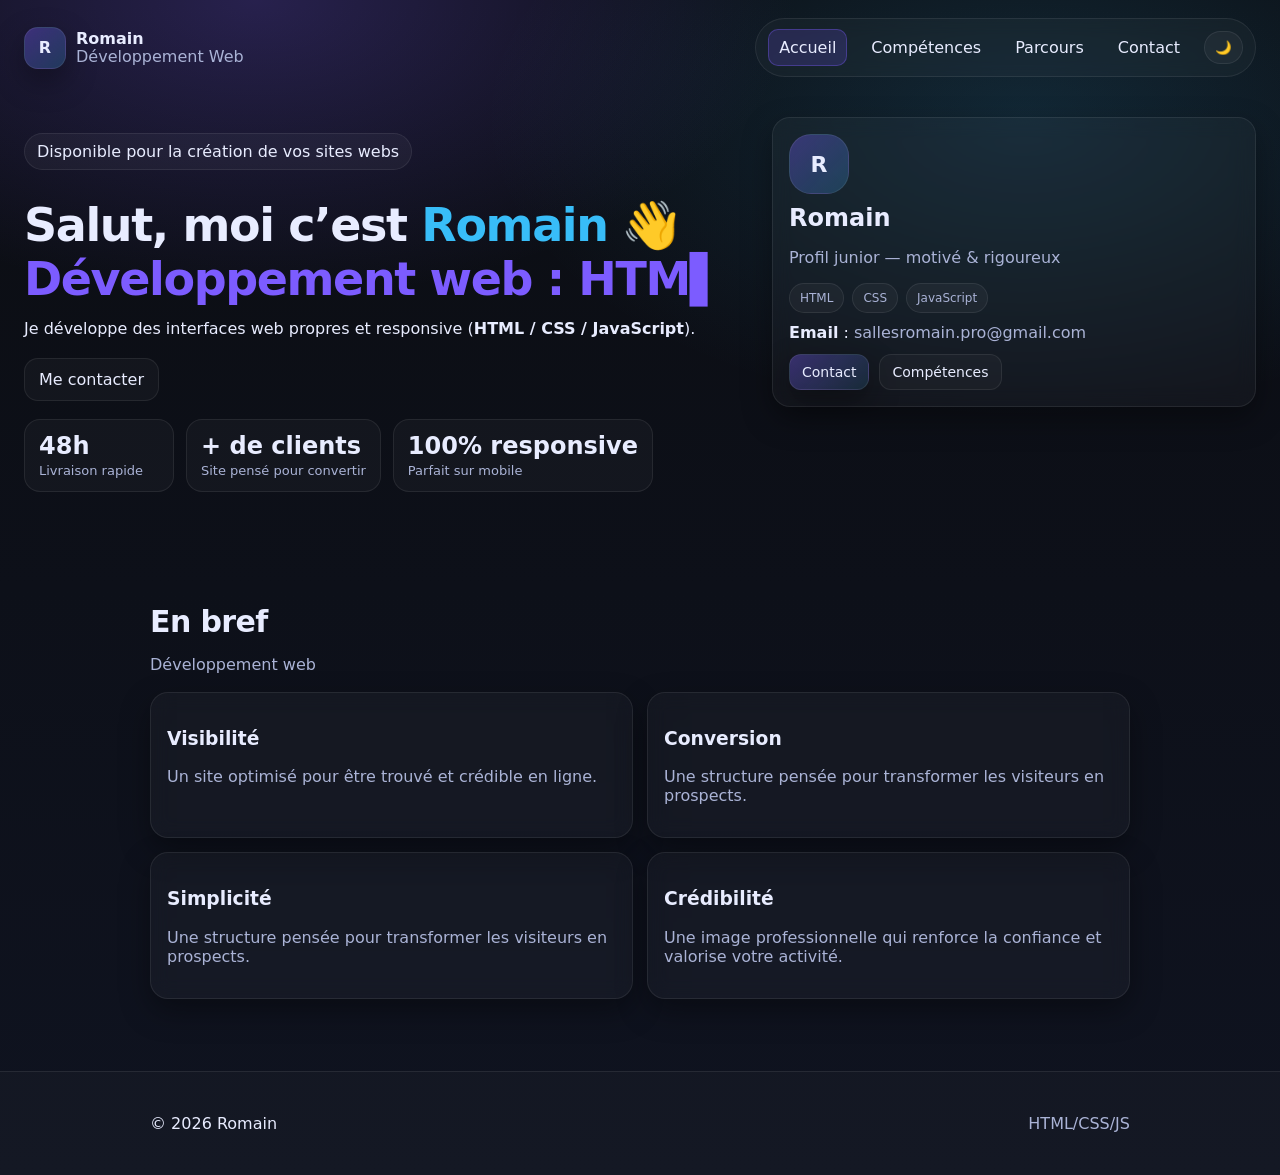
<file: index.html>
<!doctype html>
<html lang="fr">

<head>
    <meta charset="utf-8" />
    <meta name="viewport" content="width=device-width, initial-scale=1" />
    <title>Romain | Développement Web</title>
    <meta name="description" content="Romain, développeur web junior." />
    <link rel="stylesheet" href="style.css" />
    <meta name="google-site-verification" content="n3vvCYm-6M1Mo3oB4KgqXVnfuLPUAlCw2Xf8C5c_Br8" />
</head>

<body>
    <a class="skip" href="#main">Aller au contenu</a>

    <header class="header" id="top">
        <!-- ✅ L’écart sur les côtés UNIQUEMENT EN HAUT -->
        <div class="header-inner">
            <nav class="nav">
                <a class="brand" href="index.html" aria-label="Accueil">
                    <span class="logo">R</span>
                    <div class="brand-text">
                        <strong>Romain</strong>
                        <span class="muted">Développement Web</span>
                    </div>
                </a>

                <button class="nav-toggle" id="navToggle" aria-expanded="false" aria-controls="navLinks">
                    <span class="sr-only">Ouvrir le menu</span> ☰
                </button>

                <div class="nav-links" id="navLinks">
                    <a class="active" href="index.html">Accueil</a>
                    <a href="competences.html">Compétences</a>
                    <a href="parcours.html">Parcours</a>
                    <a href="contact.html">Contact</a>
                    <button class="theme-btn" id="themeBtn" type="button" aria-pressed="false"
                        title="Changer le thème">🌙</button>
                </div>
            </nav>

            <div class="hero">
                <div class="hero-left">
                    <p class="badge">Disponible pour la création de vos sites webs</p>

                    <h1>
                        Salut, moi c’est <span class="accent">Romain</span> 👋<br />
                        <span class="typing" id="typing"></span>
                    </h1>

                    <p class="lead">
                        Je développe des interfaces web propres et responsive (<strong>HTML / CSS /
                            JavaScript</strong>).
                    </p>

                    <div class="hero-cta">
                        <a class="btn ghost" href="contact.html">Me contacter</a>
                    </div>

                    <div class="stats">
                        <div class="stat">
                            <span class="stat-num" data-count="48" data-suffix="h">0</span>
                            <span class="stat-label">Livraison rapide</span>
                        </div>
                        <div class="stat">
                            <span class="stat-num">+ de clients</span>
                            <span class="stat-label">Site pensé pour convertir</span>
                        </div>
                        <div class="stat">
                            <span class="stat-num" data-count="100" data-suffix="% responsive">0</span>
                            <span class="stat-label">Parfait sur mobile</span>
                        </div>
                    </div>
                </div>

                <div class="hero-right">
                    <div class="card profile">
                        <div class="avatar" aria-hidden="true">R</div>
                        <div>
                            <h2 class="card-title">Romain</h2>
                            <p class="muted">Profil junior — motivé & rigoureux</p>
                        </div>

                        <div class="chips">
                            <span class="chip">HTML</span>
                            <span class="chip">CSS</span>
                            <span class="chip">JavaScript</span>
                        </div>

                        <div class="mini">
                            <p><strong>Email</strong> : <span class="muted">sallesromain.pro@gmail.com</span></p>
                        </div>

                        <div class="card-actions">
                            <a class="btn small" href="contact.html">Contact</a>
                            <a class="btn small ghost" href="competences.html">Compétences</a>
                        </div>
                    </div>
                </div>
            </div>
        </div><!-- /header-inner -->
    </header>

    <!-- Petit contenu (optionnel mais propre) -->
    <main id="main">
        <section class="section">
            <div class="container">
                <div class="section-head">
                    <h2>En bref</h2>
                    <p class="muted">Développement web</p>
                </div>

                <div class="grid two">
                    <div class="card">
                        <h3>Visibilité</h3>
                        <p class="muted">
                            Un site optimisé pour être trouvé et crédible en ligne.
                        </p>
                    </div>
                    <div class="card">
                        <h3>Conversion</h3>
                        <p class="muted">
                            Une structure pensée pour transformer les visiteurs en prospects.
                        </p>
                    </div>
                    <div class="card">
                        <h3>Simplicité</h3>
                        <p class="muted">
                            Une structure pensée pour transformer les visiteurs en prospects.
                        </p>
                    </div>
                    <div class="card">
                        <h3>Crédibilité</h3>
                        <p class="muted">
                            Une image professionnelle qui renforce la confiance et valorise votre activité.
                        </p>
                    </div>
                </div>
            </div>
        </section>
    </main>

    <footer class="footer">
        <div class="container footer-row">
            <p>© <span id="year"></span> Romain</p>
            <p class="muted">HTML/CSS/JS</p>
        </div>
    </footer>

    <script src="script.js"></script>
</body>



</html>
</file>
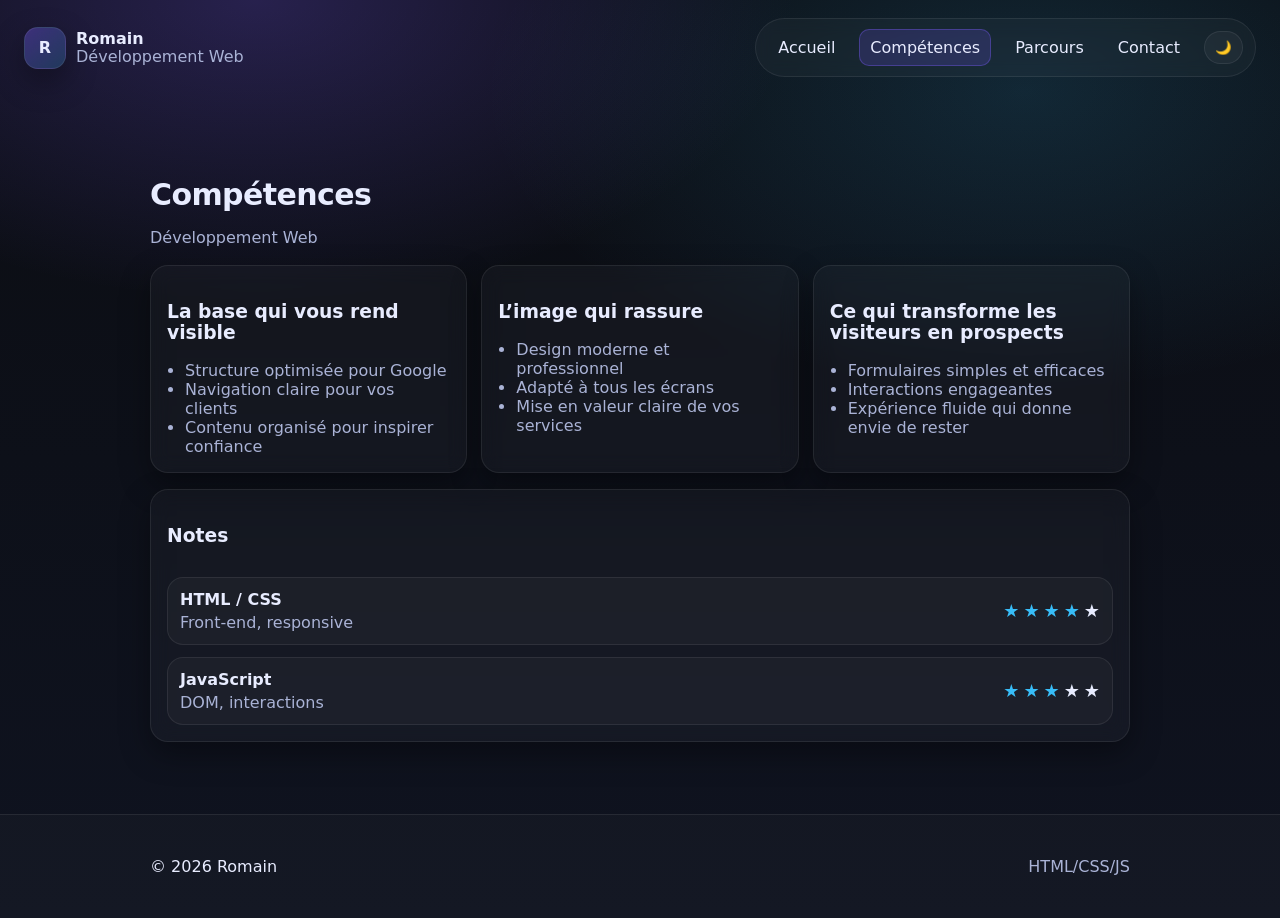
<file: competences.html>
<!doctype html>
<html lang="fr">

<head>
  <meta charset="utf-8" />
  <meta name="viewport" content="width=device-width, initial-scale=1" />
  <title>Romain — Compétences</title>
  <meta name="description" content="Compétences : dev web." />
  <link rel="stylesheet" href="style.css" />
</head>

<body>
  <a class="skip" href="#main">Aller au contenu</a>

  <header class="header header-compact">
    <div class="header-inner">
      <nav class="nav">
        <a class="brand" href="index.html" aria-label="Accueil">
          <span class="logo">R</span>
          <div class="brand-text">
            <strong>Romain</strong>
            <span class="muted">Développement Web</span>
          </div>
        </a>

        <button class="nav-toggle" id="navToggle" aria-expanded="false" aria-controls="navLinks">
          <span class="sr-only">Ouvrir le menu</span> ☰
        </button>

        <div class="nav-links" id="navLinks">
          <a href="index.html">Accueil</a>
          <a class="active" href="competences.html">Compétences</a>
          <a href="parcours.html">Parcours</a>
          <a href="contact.html">Contact</a>
          <button class="theme-btn" id="themeBtn" type="button" aria-pressed="false"
            title="Changer le thème">🌙</button>
        </div>
      </nav>
    </div>
  </header>

  <main id="main">
    <section class="section">
      <div class="container">
        <div class="section-head">
          <h2>Compétences</h2>
          <p class="muted">Développement Web</p>
        </div>

        <div class="grid three">
          <div class="card">
            <h3>La base qui vous rend visible</h3>
            <ul class="list">
              <li>Structure optimisée pour Google</li>
              <li>Navigation claire pour vos clients</li>
              <li>Contenu organisé pour inspirer confiance</li>
            </ul>
          </div>
          <div class="card">
            <h3>L’image qui rassure</h3>
            <ul class="list">
              <li>Design moderne et professionnel</li>
              <li>Adapté à tous les écrans</li>
              <li>Mise en valeur claire de vos services</li>
            </ul>
          </div>
          <div class="card">
            <h3>Ce qui transforme les visiteurs en prospects</h3>
            <ul class="list">
              <li>Formulaires simples et efficaces</li>
              <li>Interactions engageantes</li>
              <li>Expérience fluide qui donne envie de rester</li>
            </ul>
          </div>
        </div>
        <p></p>

        <div class="card ratings">
          <h3>Notes</h3>

          <div class="rating-row">
            <div class="rating-left">
              <strong>HTML / CSS</strong>
              <span class="muted">Front-end, responsive</span>
            </div>
            <div class="stars" aria-label="HTML/CSS : 4 sur 5">
              <span class="on">★</span><span class="on">★</span><span class="on">★</span><span
                class="on">★</span><span>★</span>
            </div>
          </div>

          <div class="rating-row">
            <div class="rating-left">
              <strong>JavaScript</strong>
              <span class="muted">DOM, interactions</span>
            </div>
            <div class="stars" aria-label="JavaScript : 3 sur 5">
              <span class="on">★</span><span class="on">★</span><span class="on">★</span><span>★</span><span>★</span>
            </div>
          </div>
        </div>

      </div>
    </section>
  </main>

  <footer class="footer">
    <div class="container footer-row">
      <p>© <span id="year"></span> Romain</p>
      <p class="muted">HTML/CSS/JS</p>
    </div>
  </footer>

  <script src="script.js"></script>
</body>

</html>
</file>
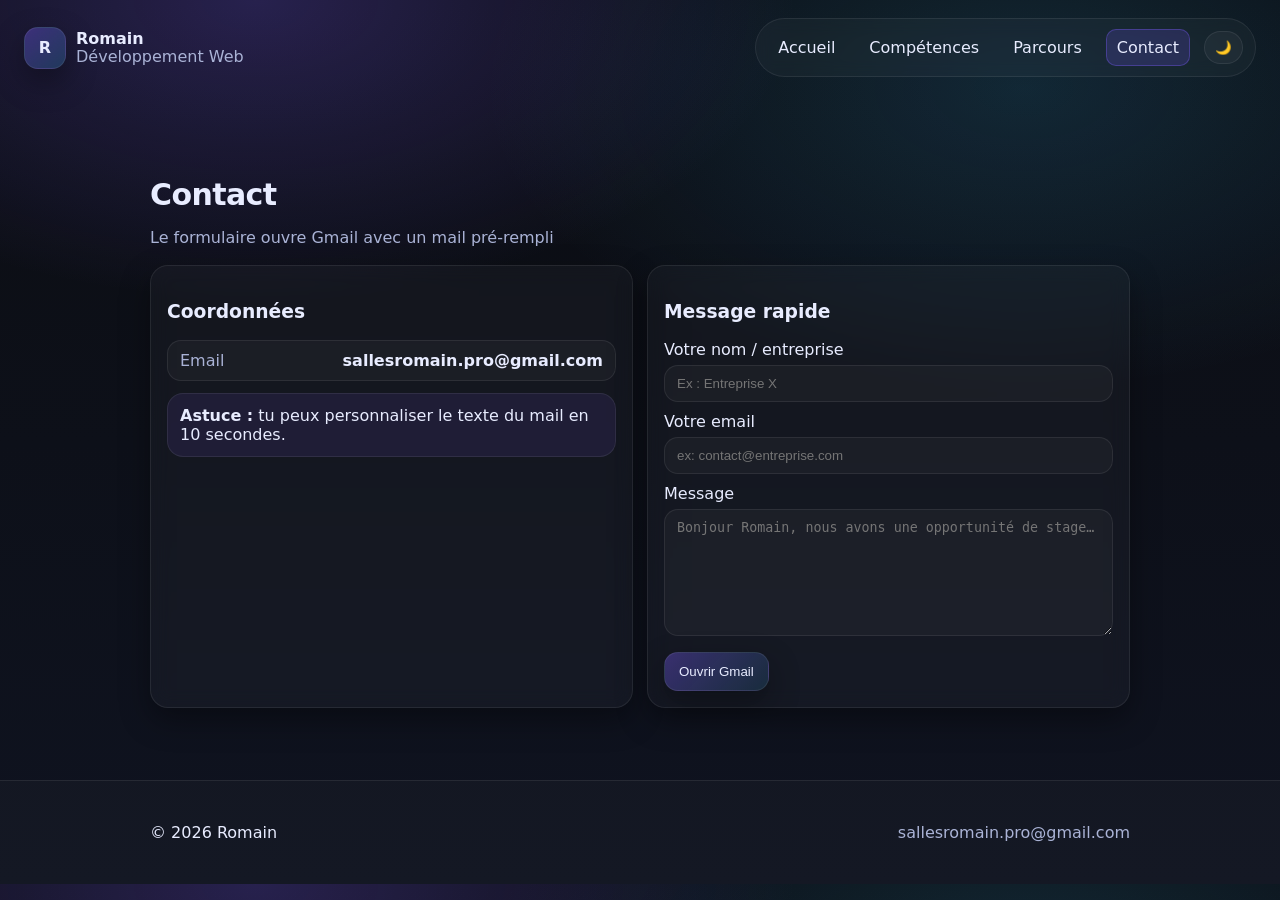
<file: contact.html>
<!doctype html>
<html lang="fr">
<head>
  <meta charset="utf-8" />
  <meta name="viewport" content="width=device-width, initial-scale=1" />
  <title>Romain — Contact</title>
  <meta name="description" content="Contacter Romain." />
  <link rel="stylesheet" href="style.css" />
</head>
<body>
  <a class="skip" href="#main">Aller au contenu</a>

  <header class="header header-compact">
    <div class="header-inner">
      <nav class="nav">
        <a class="brand" href="index.html" aria-label="Accueil">
          <span class="logo">R</span>
          <div class="brand-text">
            <strong>Romain</strong>
            <span class="muted">Développement Web</span>
          </div>
        </a>

        <button class="nav-toggle" id="navToggle" aria-expanded="false" aria-controls="navLinks">
          <span class="sr-only">Ouvrir le menu</span> ☰
        </button>

        <div class="nav-links" id="navLinks">
          <a href="index.html">Accueil</a>
          <a href="competences.html">Compétences</a>
          <a href="parcours.html">Parcours</a>
          <a class="active" href="contact.html">Contact</a>
          <button class="theme-btn" id="themeBtn" type="button" aria-pressed="false" title="Changer le thème">🌙</button>
        </div>
      </nav>
    </div>
  </header>

  <main id="main">
    <section class="section">
      <div class="container">
        <div class="section-head">
          <h2>Contact</h2>
          <p class="muted">Le formulaire ouvre Gmail avec un mail pré-rempli</p>
        </div>

        <div class="grid two">
          <div class="card">
            <h3>Coordonnées</h3>
            <div class="contact-lines">
              <div class="line">
                <span class="k">Email</span>
                <span class="v">sallesromain.pro@gmail.com</span>
              </div>
            </div>
            <div class="note">
              <strong>Astuce :</strong> tu peux personnaliser le texte du mail en 10 secondes.
            </div>
          </div>

          <form class="card" id="contactForm">
            <h3>Message rapide</h3>
            <label>
              <span>Votre nom / entreprise</span>
              <input required name="name" placeholder="Ex : Entreprise X" />
            </label>
            <label>
              <span>Votre email</span>
              <input required type="email" name="email" placeholder="ex: contact@entreprise.com" />
            </label>
            <label>
              <span>Message</span>
              <textarea required name="message" rows="7" placeholder="Bonjour Romain, nous avons une opportunité de stage…"></textarea>
            </label>

            <p></p>
            <button class="btn" type="submit">Ouvrir Gmail</button>
          </form>
        </div>
      </div>
    </section>
  </main>

  <footer class="footer">
    <div class="container footer-row">
      <p>© <span id="year"></span> Romain</p>
      <p class="muted">sallesromain.pro@gmail.com</p>
    </div>
  </footer>

  <script src="script.js"></script>
</body>
</html>
</file>
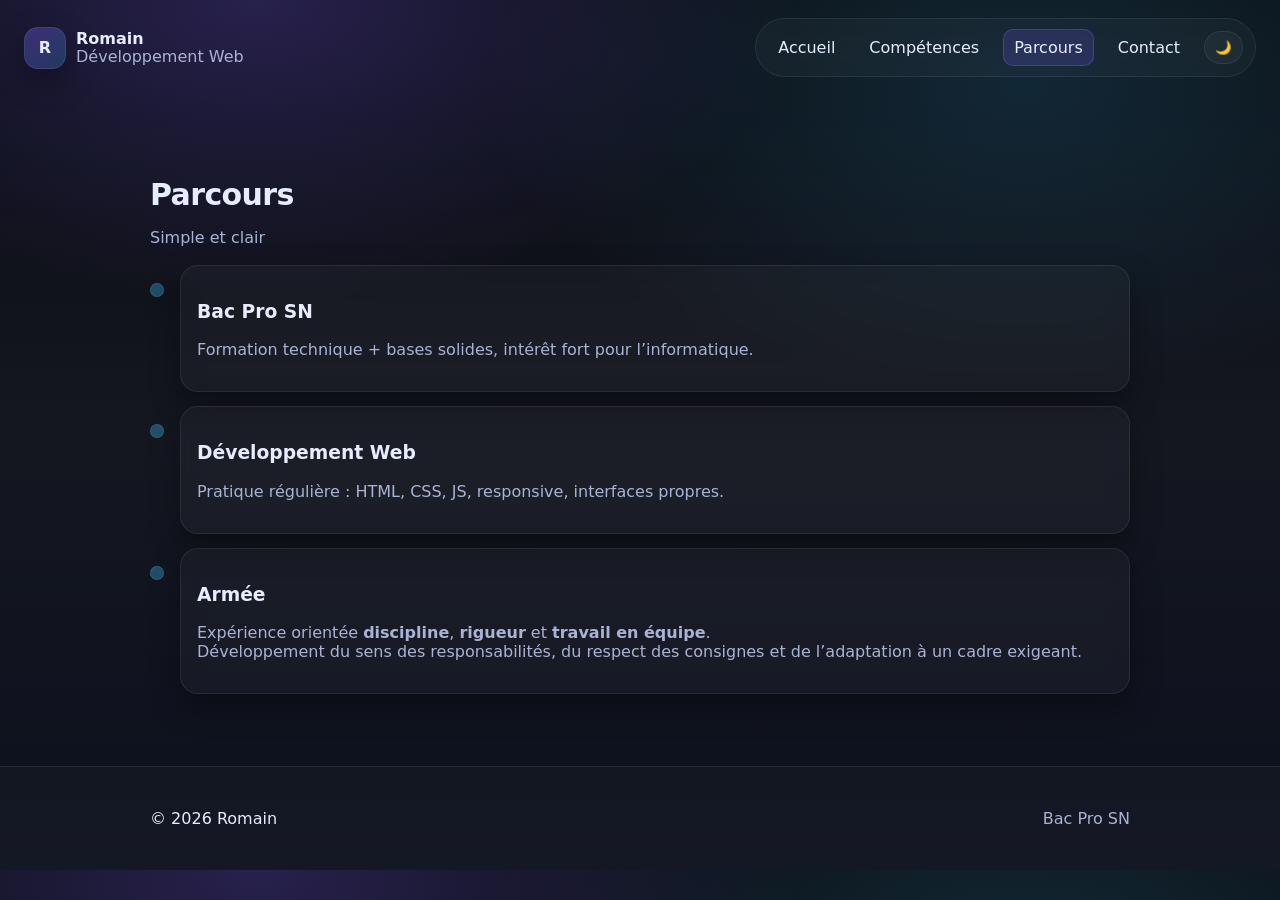
<file: parcours.html>
<!doctype html>
<html lang="fr">

<head>
  <meta charset="utf-8" />
  <meta name="viewport" content="width=device-width, initial-scale=1" />
  <title>Romain — Parcours</title>
  <meta name="description" content="Parcours : Bac Pro SN, développement web." />
  <link rel="stylesheet" href="style.css" />
</head>

<body>
  <a class="skip" href="#main">Aller au contenu</a>

  <header class="header header-compact">
    <div class="header-inner">
      <nav class="nav">
        <a class="brand" href="index.html" aria-label="Accueil">
          <span class="logo">R</span>
          <div class="brand-text">
            <strong>Romain</strong>
            <span class="muted">Développement Web</span>
          </div>
        </a>

        <button class="nav-toggle" id="navToggle" aria-expanded="false" aria-controls="navLinks">
          <span class="sr-only">Ouvrir le menu</span> ☰
        </button>

        <div class="nav-links" id="navLinks">
          <a href="index.html">Accueil</a>
          <a href="competences.html">Compétences</a>
          <a class="active" href="parcours.html">Parcours</a>
          <a href="contact.html">Contact</a>
          <button class="theme-btn" id="themeBtn" type="button" aria-pressed="false"
            title="Changer le thème">🌙</button>
        </div>
      </nav>
    </div>
  </header>

  <main id="main">
    <section class="section alt">
      <div class="container">
        <div class="section-head">
          <h2>Parcours</h2>
          <p class="muted">Simple et clair</p>
        </div>

        <div class="timeline">
          <div class="t-item">
            <div class="dot"></div>
            <div class="t-content card">
              <h3>Bac Pro SN</h3>
              <p class="muted">Formation technique + bases solides, intérêt fort pour l’informatique.</p>
            </div>
          </div>

          <div class="t-item">
            <div class="dot"></div>
            <div class="t-content card">
              <h3>Développement Web</h3>
              <p class="muted">Pratique régulière : HTML, CSS, JS, responsive, interfaces propres.</p>
            </div>
          </div>

          <div class="t-item">
            <div class="dot"></div>
            <div class="t-content card">
              <h3>Armée</h3>
              <p class="muted">
                Expérience orientée <strong>discipline</strong>, <strong>rigueur</strong> et <strong>travail en
                  équipe</strong>.<br>
                Développement du sens des responsabilités, du respect des consignes
                et de l’adaptation à un cadre exigeant.
              </p>
            </div>
          </div>
        </div>

      </div>
    </section>
  </main>

  <footer class="footer">
    <div class="container footer-row">
      <p>© <span id="year"></span> Romain</p>
      <p class="muted">Bac Pro SN</p>
    </div>
  </footer>

  <script src="script.js"></script>
</body>

</html>
</file>
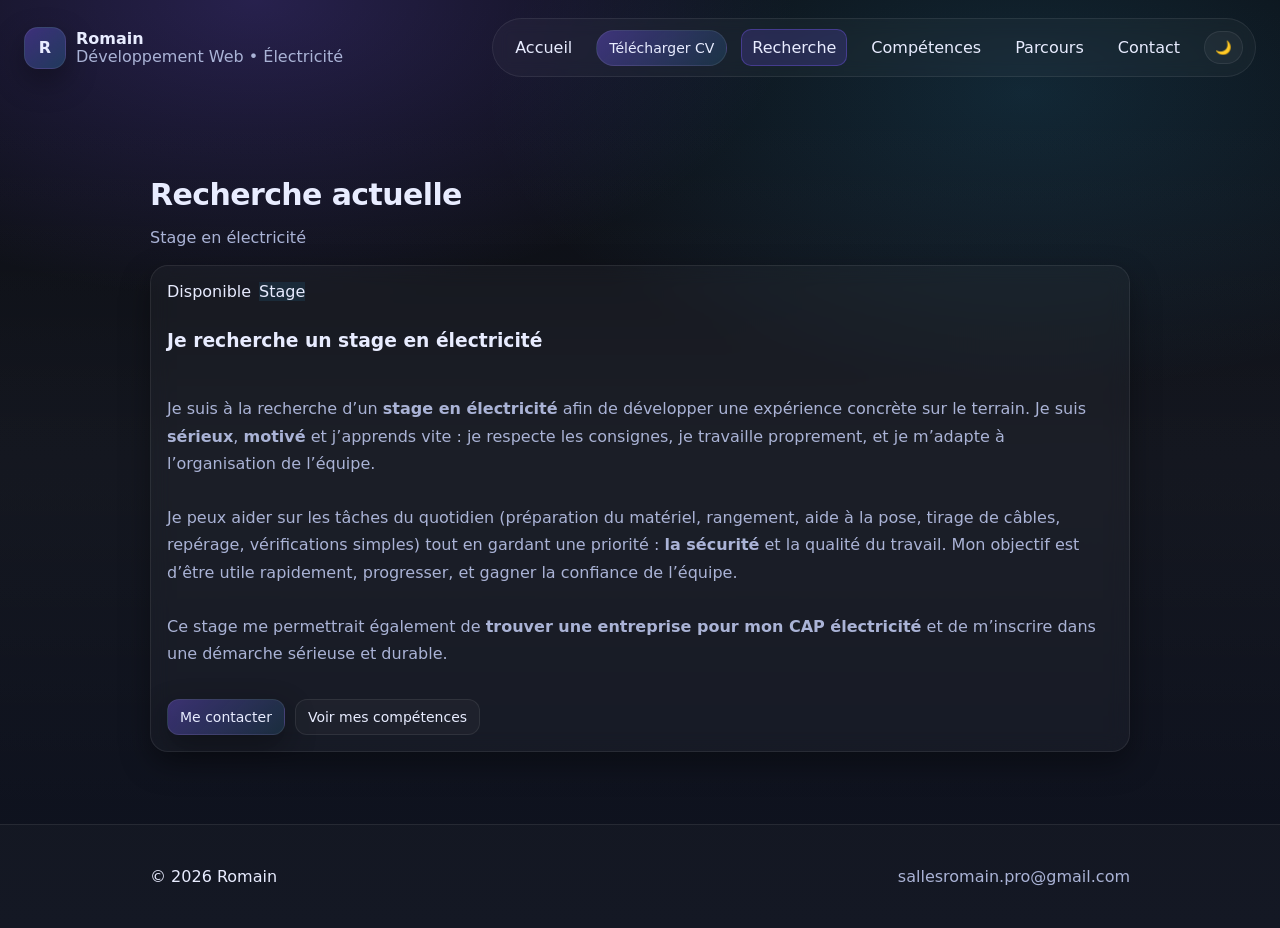
<file: recherche.html>
<!doctype html>
<html lang="fr">
<head>
  <meta charset="utf-8" />
  <meta name="viewport" content="width=device-width, initial-scale=1" />
  <title>Romain — Recherche</title>
  <meta name="description" content="Recherche de stage en électricité." />
  <link rel="stylesheet" href="style.css" />
</head>
<body>
  <a class="skip" href="#main">Aller au contenu</a>

  <header class="header header-compact">
    <div class="header-inner">
      <nav class="nav">
        <a class="brand" href="index.html" aria-label="Accueil">
          <span class="logo">R</span>
          <div class="brand-text">
            <strong>Romain</strong>
            <span class="muted">Développement Web • Électricité</span>
          </div>
        </a>

        <button class="nav-toggle" id="navToggle" aria-expanded="false" aria-controls="navLinks">
          <span class="sr-only">Ouvrir le menu</span> ☰
        </button>

        <div class="nav-links" id="navLinks">
          <a href="index.html">Accueil</a>
          <a class="btn small nav-cv" href="cv-romain.pdf" target="_blank" rel="noopener">
  Télécharger CV
</a>

          <a class="active" href="recherche.html">Recherche</a>
          <a href="competences.html">Compétences</a>
          <a href="parcours.html">Parcours</a>
          <a href="contact.html">Contact</a>
          <button class="theme-btn" id="themeBtn" type="button" aria-pressed="false" title="Changer le thème">🌙</button>
        </div>
      </nav>
    </div>
  </header>

  <main id="main">
    <section class="section alt">
      <div class="container">
        <div class="section-head">
          <h2>Recherche actuelle</h2>
          <p class="muted">Stage en électricité</p>
        </div>

        <div class="card status">
          <div class="status-top">
            <span class="tag">Disponible</span>
            <span class="tag soft">Stage</span>
          </div>

          <h3>Je recherche un stage en électricité</h3>

          <!-- ✅ texte facilement modifiable (court ou long) -->
          <p class="muted status-text">
            Je suis à la recherche d’un <strong>stage en électricité</strong> afin de développer une expérience concrète sur le terrain.
            Je suis <strong>sérieux</strong>, <strong>motivé</strong> et j’apprends vite : je respecte les consignes, je travaille proprement,
            et je m’adapte à l’organisation de l’équipe.
            <br/><br/>
            Je peux aider sur les tâches du quotidien (préparation du matériel, rangement, aide à la pose, tirage de câbles, repérage,
            vérifications simples) tout en gardant une priorité : <strong>la sécurité</strong> et la qualité du travail.
            Mon objectif est d’être utile rapidement, progresser, et gagner la confiance de l’équipe.
            <br/><br/>
            Ce stage me permettrait également de <strong>trouver une entreprise pour mon CAP électricité</strong> et de m’inscrire dans une démarche sérieuse et durable.
          </p>

          <div class="status-actions">
            <a class="btn small" href="contact.html">Me contacter</a>
            <a class="btn small ghost" href="competences.html">Voir mes compétences</a>
          </div>
        </div>
      </div>
    </section>
  </main>

  <footer class="footer">
    <div class="container footer-row">
      <p>© <span id="year"></span> Romain</p>
      <p class="muted">sallesromain.pro@gmail.com</p>
    </div>
  </footer>

  <script src="script.js"></script>
</body>
</html>
</file>
<file: style.css>
:root{
  --bg: #0b0d12;
  --bg2:#0f1320;
  --card:#12182a;
  --text:#e8ecff;
  --muted:#aab3d6;
  --accent:#7c5cff;
  --accent2:#38bdf8;
  --border: rgba(255,255,255,.08);
  --shadow: 0 12px 30px rgba(0,0,0,.35);
  --radius: 18px;
}

[data-theme="light"]{
  --bg:#f7f8ff;
  --bg2:#eef1ff;
  --card:#ffffff;
  --text:#101425;
  --muted:#4b556b;
  --accent:#5b4dff;
  --accent2:#0ea5e9;
  --border: rgba(10,15,30,.12);
  --shadow: 0 10px 22px rgba(0,0,0,.10);
}

/* ✅ Cache la scrollbar (mais garde le scroll) */
html{
  scroll-behavior:smooth;
  scrollbar-width: none;        /* Firefox */
}
html::-webkit-scrollbar{        /* Chrome/Safari/Edge */
  width: 0;
  height: 0;
}

*{ box-sizing:border-box; }
body{
  margin:0;
  font-family: ui-sans-serif, system-ui, -apple-system, Segoe UI, Roboto, Arial, "Apple Color Emoji","Segoe UI Emoji";
  background: radial-gradient(900px 500px at 20% 0%, rgba(124,92,255,.25), transparent 60%),
              radial-gradient(900px 500px at 80% 10%, rgba(56,189,248,.15), transparent 60%),
              linear-gradient(180deg, var(--bg), var(--bg2));
  color: var(--text);
  /* ✅ évite une scrollbar horizontale */
  overflow-x: hidden;
}

a{ color:inherit; text-decoration:none; }

/* Container plus “aéré” */
.container{ width:min(980px, 92%); margin:0 auto; }

.section{ padding: 72px 0; }
.section.alt{ background: linear-gradient(180deg, transparent, rgba(255,255,255,.03), transparent); }
.section-head{ margin-bottom: 18px; }
.section-head h2{ margin:0 0 6px; font-size: 30px; letter-spacing: -.02em; }
.muted{ color: var(--muted); }
.tiny{ font-size: 12px; }

.skip{
  position:absolute; left:-9999px; top:auto; width:1px; height:1px; overflow:hidden;
}
.skip:focus{
  left:12px; top:12px; width:auto; height:auto; padding:10px 12px;
  background:var(--card); border:1px solid var(--border); border-radius: 12px; z-index: 50;
}

.header{
  padding-bottom: 40px;
  position: relative;
  z-index: 50;
}
/* Espace latéral UNIQUEMENT pour le haut */
.header-inner{
  padding-left: clamp(12px, 2vw, 24px);
  padding-right: clamp(12px, 2vw, 24px);
}
/* Petit style “page” (header compact) */
.header-compact{
  padding-bottom: 10px;
}

.nav-links a.active{
  background: rgba(124,92,255,.18);
  border: 1px solid rgba(124,92,255,.35);
}
.nav{
  display:flex; align-items:center; justify-content:space-between;
  padding: 18px 0;
}
.brand{ display:flex; gap:10px; align-items:center; }
.logo{
  width:42px; height:42px; border-radius: 14px;
  display:grid; place-items:center;
  background: linear-gradient(135deg, rgba(124,92,255,.35), rgba(56,189,248,.20));
  border: 1px solid var(--border);
  box-shadow: var(--shadow);
  font-weight: 800;
}
.brand-text{ display:flex; flex-direction:column; line-height:1.1; }

.nav-links{
  display:flex; align-items:center; gap: 14px;
  background: rgba(255,255,255,.03);
  border: 1px solid var(--border);
  padding: 10px 12px;
  border-radius: 999px;
  backdrop-filter: blur(8px);
}
.nav-links a{ padding: 8px 10px; border-radius: 10px; }
.nav-links a:hover{ background: rgba(255,255,255,.06); }
/* Bouton CV dans la nav */
.nav-cv{
  padding: 9px 12px !important;
  border-radius: 999px !important;
  box-shadow: none !important;
}

.nav-toggle{
  display:none;
  border: 1px solid var(--border);
  background: rgba(255,255,255,.04);
  color: var(--text);
  padding: 10px 12px;
  border-radius: 12px;
}

.theme-btn{
  border: 1px solid var(--border);
  background: rgba(255,255,255,.04);
  color: var(--text);
  padding: 8px 10px;
  border-radius: 999px;
  cursor:pointer;
}

.hero{
  display:grid;
  grid-template-columns: 1.35fr .9fr;
  gap: 22px;
  align-items: start;
  padding: 22px 0 0;
}
.badge{
  display:inline-flex; align-items:center; gap:10px;
  border: 1px solid var(--border);
  padding: 8px 12px;
  border-radius: 999px;
  background: rgba(255,255,255,.04);
}
h1{
  margin: 12px 0 10px;
  font-size: clamp(32px, 4vw, 46px);
  letter-spacing: -.03em;
}
.accent{ color: var(--accent2); }
.lead{ font-size: 16px; line-height: 1.55; margin: 0 0 16px; }

.typing{
  display:inline-block;
  min-height: 1.2em;
  color: var(--accent);
}

.hero-cta{ display:flex; gap: 12px; flex-wrap: wrap; margin-top: 8px; }

.btn{
  border: 1px solid var(--border);
  background: linear-gradient(135deg, rgba(124,92,255,.35), rgba(56,189,248,.12));
  color: var(--text);
  padding: 11px 14px;
  border-radius: 14px;
  box-shadow: var(--shadow);
  cursor:pointer;
  display:inline-flex;
  align-items:center;
  justify-content:center;
  gap: 10px;
}
.btn:hover{ transform: translateY(-1px); }
.btn:active{ transform: translateY(0px); }
.btn.ghost{
  background: rgba(255,255,255,.03);
  box-shadow: none;
}
.btn.small{ padding: 9px 12px; border-radius: 12px; font-size: 14px; }

.stats{
  display:flex; gap: 12px; margin-top: 18px; flex-wrap: wrap;
}
.stat{
  min-width: 150px;
  border: 1px solid var(--border);
  background: rgba(255,255,255,.03);
  padding: 12px 14px;
  border-radius: 16px;
}
.stat-num{ font-size: 24px; font-weight: 800; display:block; }
.stat-label{ color: var(--muted); font-size: 13px; }

.card{
  background: rgba(255,255,255,.03);
  border: 1px solid var(--border);
  border-radius: var(--radius);
  padding: 16px;
  box-shadow: var(--shadow);
  backdrop-filter: blur(10px);
}
.card-title{ margin:0 0 4px; }
.profile{ position: sticky; top: 16px; }

.avatar{
  width: 60px; height: 60px;
  border-radius: 22px;
  display:grid; place-items:center;
  font-weight: 900;
  font-size: 22px;
  background: linear-gradient(135deg, rgba(124,92,255,.35), rgba(56,189,248,.20));
  border: 1px solid var(--border);
  margin-bottom: 10px;
}

.chips{ display:flex; flex-wrap:wrap; gap: 8px; margin: 10px 0; }
.chip{
  padding: 7px 10px;
  border-radius: 999px;
  border: 1px solid var(--border);
  background: rgba(255,255,255,.04);
  font-size: 12px;
  color: var(--muted);
}

.mini p{ margin: 6px 0; }
.card-actions{ display:flex; gap: 10px; flex-wrap: wrap; margin-top: 12px; }
.toast{ margin: 8px 0 0; color: var(--accent2); min-height: 1.2em; }

.grid{ display:grid; gap: 14px; }
.grid.two{ grid-template-columns: repeat(2, 1fr); }
.grid.three{ grid-template-columns: repeat(3, 1fr); }

.list{ margin: 10px 0 0; padding-left: 18px; color: var(--muted); }
.note{
  margin-top: 12px;
  padding: 12px 12px;
  border-radius: 16px;
  border: 1px solid var(--border);
  background: rgba(124,92,255,.10);
}

.skills-bar{ display:grid; gap: 12px; margin-top: 14px; }
.bar{ display:grid; gap: 8px; }
.track{
  height: 12px;
  border-radius: 999px;
  border: 1px solid var(--border);
  background: rgba(255,255,255,.04);
  overflow:hidden;
}
.fill{
  height: 100%;
  width: var(--w);
  background: linear-gradient(90deg, rgba(124,92,255,.55), rgba(56,189,248,.35));
  border-radius: 999px;
}

.timeline{ display:grid; gap: 14px; margin-top: 12px; }
.t-item{ display:grid; grid-template-columns: 20px 1fr; gap: 10px; align-items: start; }
.dot{
  width: 14px; height: 14px; border-radius: 50%;
  background: rgba(56,189,248,.35);
  border: 1px solid var(--border);
  margin-top: 18px;
}

.contact-lines{ display:grid; gap: 10px; margin-top: 10px; }
.line{
  display:flex; justify-content:space-between; gap: 10px;
  padding: 10px 12px;
  border: 1px solid var(--border);
  border-radius: 14px;
  background: rgba(255,255,255,.03);
}
.k{ color: var(--muted); }
.v{ font-weight: 600; }

label{ display:grid; gap: 6px; margin-top: 10px; }
input, textarea{
  border: 1px solid var(--border);
  background: rgba(255,255,255,.03);
  color: var(--text);
  border-radius: 14px;
  padding: 10px 12px;
  outline: none;
}
input:focus, textarea:focus{ border-color: rgba(56,189,248,.55); }

.footer{
  padding: 26px 0;
  border-top: 1px solid var(--border);
  background: rgba(255,255,255,.02);
}
.footer-row{
  display:flex; justify-content:space-between; align-items:center;
  gap: 12px; flex-wrap: wrap;
}

.sr-only{
  position:absolute; width:1px; height:1px; padding:0; margin:-1px;
  overflow:hidden; clip:rect(0,0,0,0); white-space:nowrap; border:0;
}

/* Responsive */
@media (max-width: 900px){
  .hero{ grid-template-columns: 1fr; }
  .profile{ position: static; }
  .grid.three{ grid-template-columns: 1fr; }
  .grid.two{ grid-template-columns: 1fr; }

  .nav-toggle{ display:inline-flex; }
  .nav-links{
    display:none;
    position:absolute;
    right: 4%;
    top: 70px;
    flex-direction: column;
    align-items: stretch;
    border-radius: 18px;
    padding: 12px;
  }
  .nav-links.open{ display:flex; }
}

.status{ display:grid; gap:10px; }
.status-top{ display:flex; gap:8px; flex-wrap:wrap; align-items:center; }
.tag.soft{ background: rgba(56,189,248,.10); }

.status-text{
  line-height: 1.7;
  overflow-wrap: anywhere;   /* ✅ s’adapte même si texte long */
}

.status-actions{
  display:flex;
  gap: 10px;
  flex-wrap: wrap;          /* ✅ les boutons passent à la ligne */
  margin-top: 6px;
}
/* Notes /5 (remplace les barres) */
.ratings{
  display: grid;
  gap: 12px;
}

.rating-row{
  display:flex;
  align-items:center;
  justify-content: space-between;
  gap: 12px;
  padding: 12px 12px;
  border: 1px solid var(--border);
  border-radius: 16px;
  background: rgba(255,255,255,.03);
}

.rating-left{
  display:grid;
  gap: 4px;
  min-width: 0;
}

.stars{
  display:flex;
  gap: 4px;
  font-size: 18px;
  line-height: 1;
  flex-shrink: 0;
  user-select: none;
}

/* étoiles “actives” */
.stars .on{
  color: var(--accent2);
}

/* si le texte à gauche devient long, ça wrap proprement */
.rating-left strong, .rating-left span{
  overflow-wrap: anywhere;
}
</file>
